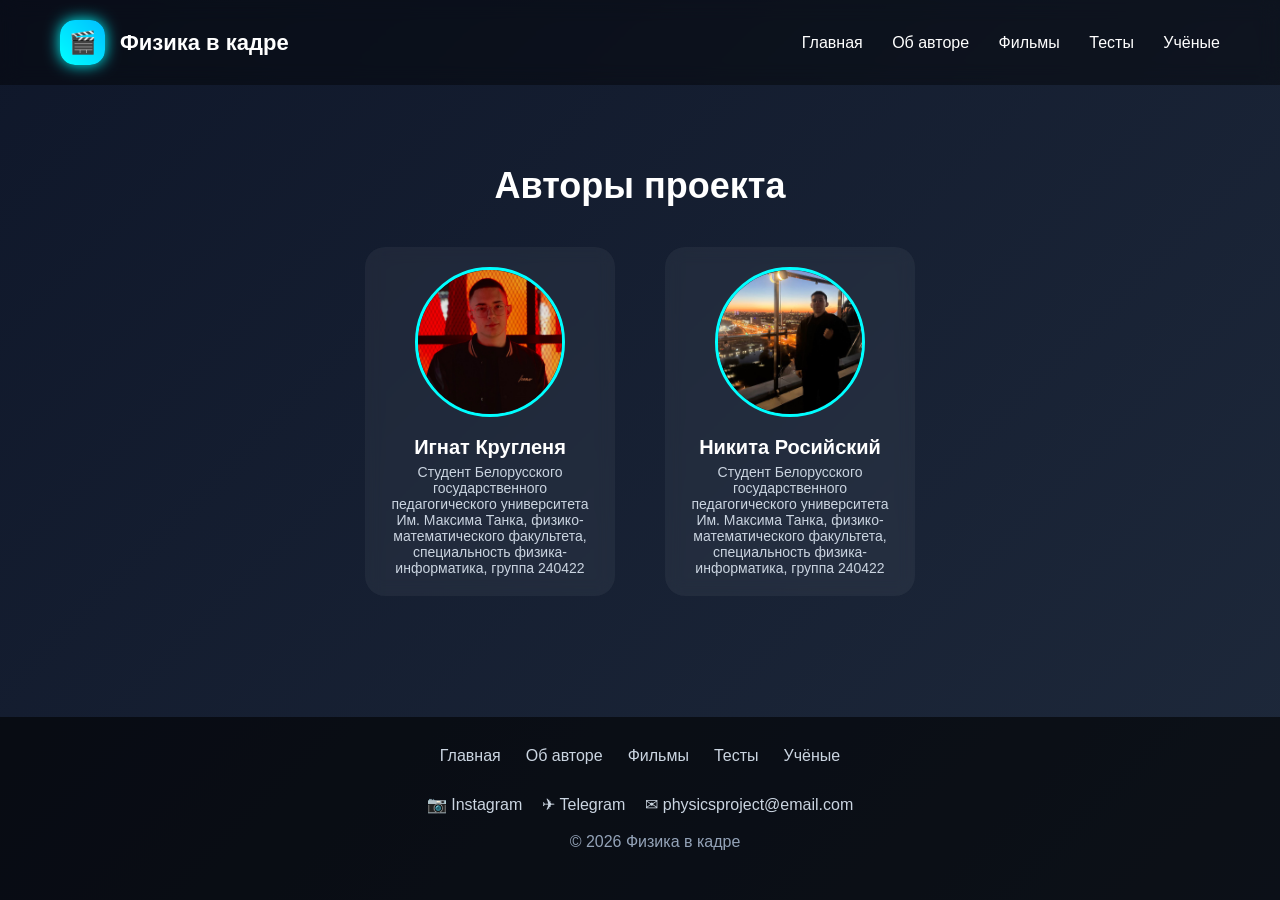
<file: about.html>
<!DOCTYPE html>
<html lang="ru">
<head>
  <meta charset="UTF-8">
  <title>Об авторе</title>
  <link rel="stylesheet" href="styles.css">
  <style>
  .section {
    text-align: center;
    padding: 80px 20px;
  }

  h2 {
    font-size: 36px;
    margin-bottom: 40px;
  }

  .authors-container {
    display: flex;
    flex-wrap: wrap;
    gap: 50px;
    justify-content: center;
    margin-top: 20px;
  }

  .author-card {
    background: rgba(255,255,255,0.05);
    backdrop-filter: blur(8px);
    border-radius: 20px;
    padding: 20px;
    text-align: center;
    width: 250px;
    transition: transform 0.3s, box-shadow 0.3s;
  }

  .author-card:hover {
    transform: translateY(-10px) scale(1.05);
    box-shadow: 0 0 20px cyan;
  }

  .author-photo {
    width: 150px;
    height: 150px;
    border-radius: 50%;
    object-fit: cover;
    margin-bottom: 15px;
    border: 3px solid cyan;
  }

  .author-name {
    font-size: 20px;
    font-weight: 700;
    margin-bottom: 5px;
  }

  .author-bio {
    font-size: 14px;
    color: #cbd5e1;
  }
</style>
</head>
<body>
<header>
  <a href="index.html" class="logo">
    <div class="logo-icon">🎬</div>
    Физика в кадре
  </a>
  <nav>
    <a href="index.html">Главная</a>
    <a href="about.html">Об авторе</a>
    <a href="movies.html">Фильмы</a>
    <a href="tests.html">Тесты</a>
    <a href="scientists.html">Учёные</a>
  </nav>
</header>

<section class="section">
  <h2>Авторы проекта</h2>
  <div class="authors-container">
    
    <!-- Автор 1 -->
    <div class="author-card">
      <img src="Ignat.jpg" alt="Автор 1" class="author-photo">
      <div class="author-name">Игнат Кругленя</div>
      <div class="author-bio">
        Студент Белорусского государственного педагогического университета Им. Максима Танка, физико-математического факультета, специальность физика-информатика, группа 240422
      </div>
    </div>

    <!-- Автор 2 -->
    <div class="author-card">
      <img src="nikita.jpg" alt="Автор 2" class="author-photo">
      <div class="author-name">Никита Росийский</div>
      <div class="author-bio">
        Студент Белорусского государственного педагогического университета Им. Максима Танка, физико-математического факультета, специальность физика-информатика, группа 240422
      </div>
    </div>

  </div>
</section>
<footer>
  <div class="footer-container">

    <div class="footer-nav">
      <a href="index.html">Главная</a>
      <a href="about.html">Об авторе</a>
      <a href="movies.html">Фильмы</a>
      <a href="tests.html">Тесты</a>
      <a href="scientists.html">Учёные</a>
    </div>

    <div class="footer-social">

      <a href="https://www.instagram.com/mp13q/" target="_blank">
        📷 Instagram
      </a>

      <a href="https://t.me" target="_blank">
        ✈ Telegram
      </a>

      <a href="mailto:physicsproject@email.com">
        ✉ physicsproject@email.com
      </a>

    </div>

    <p>© 2026 Физика в кадре</p>

  </div>
</footer>
</body>
</html>
</file>
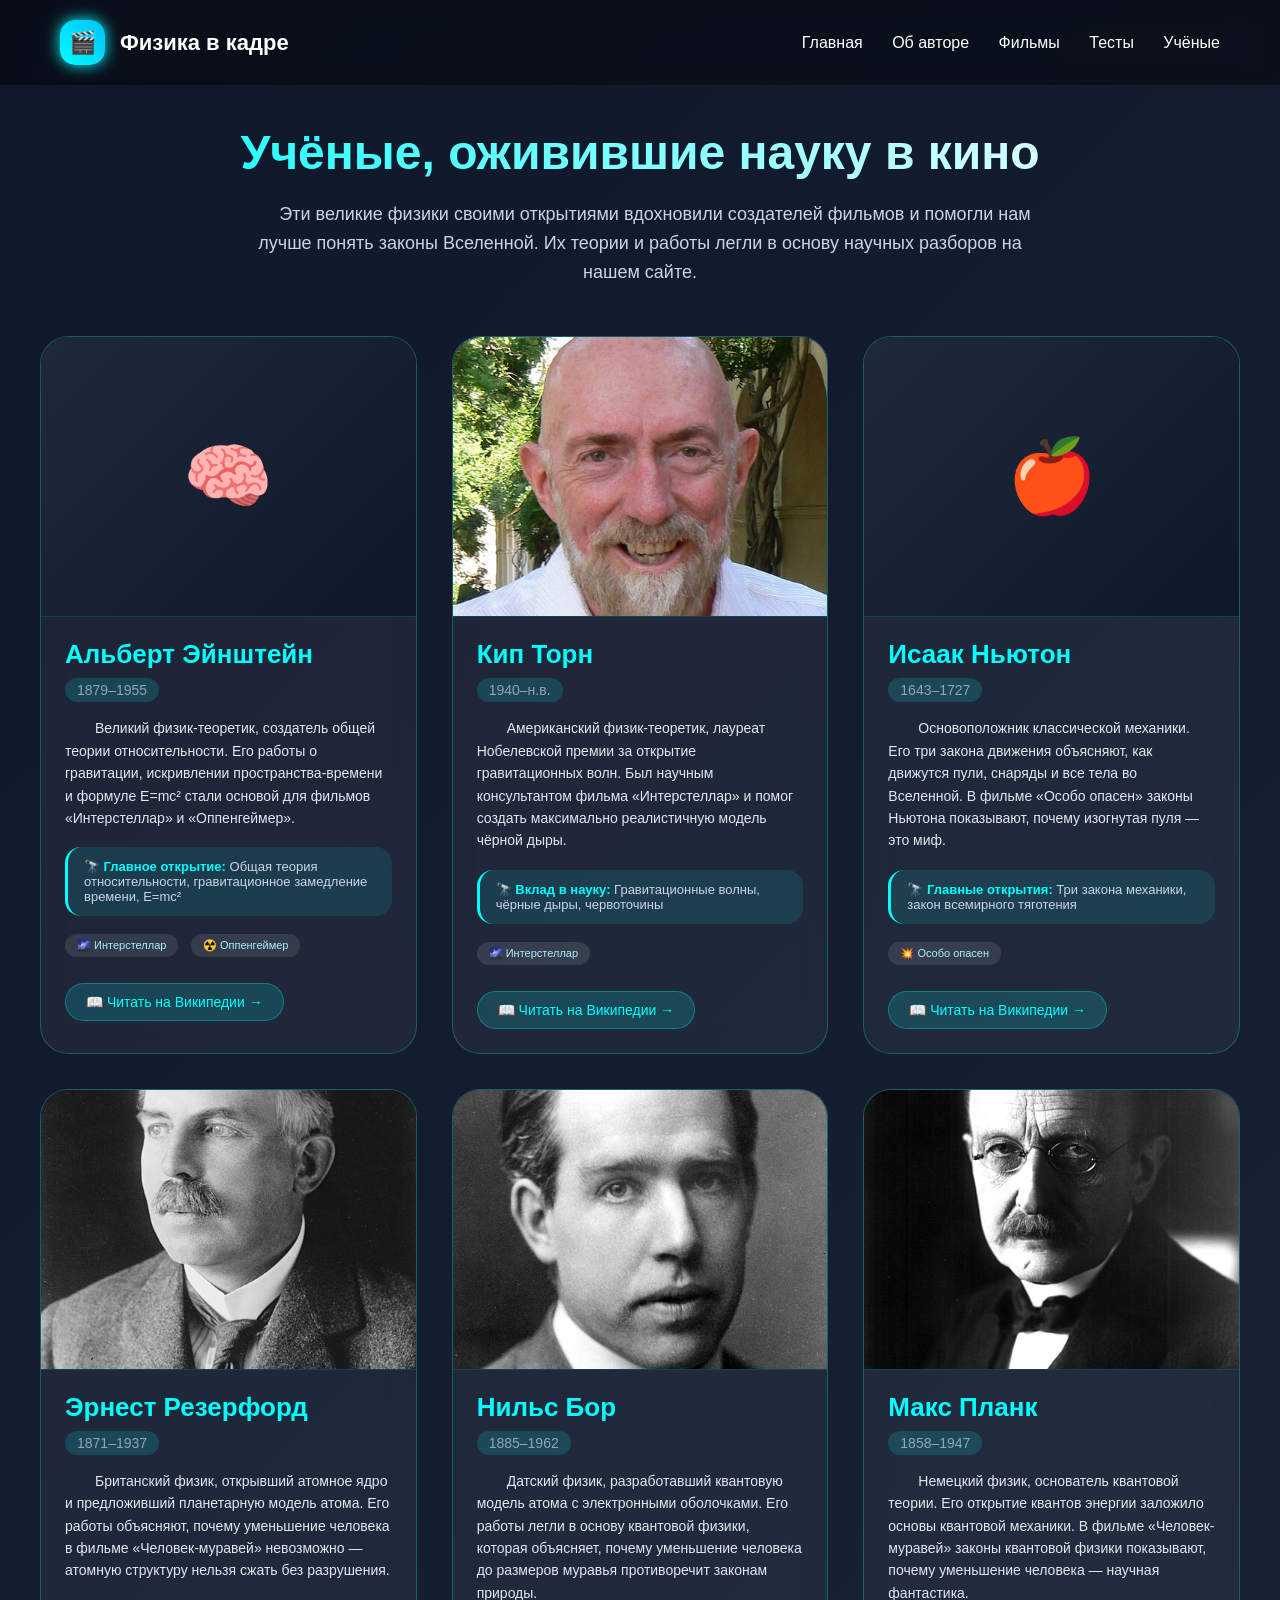
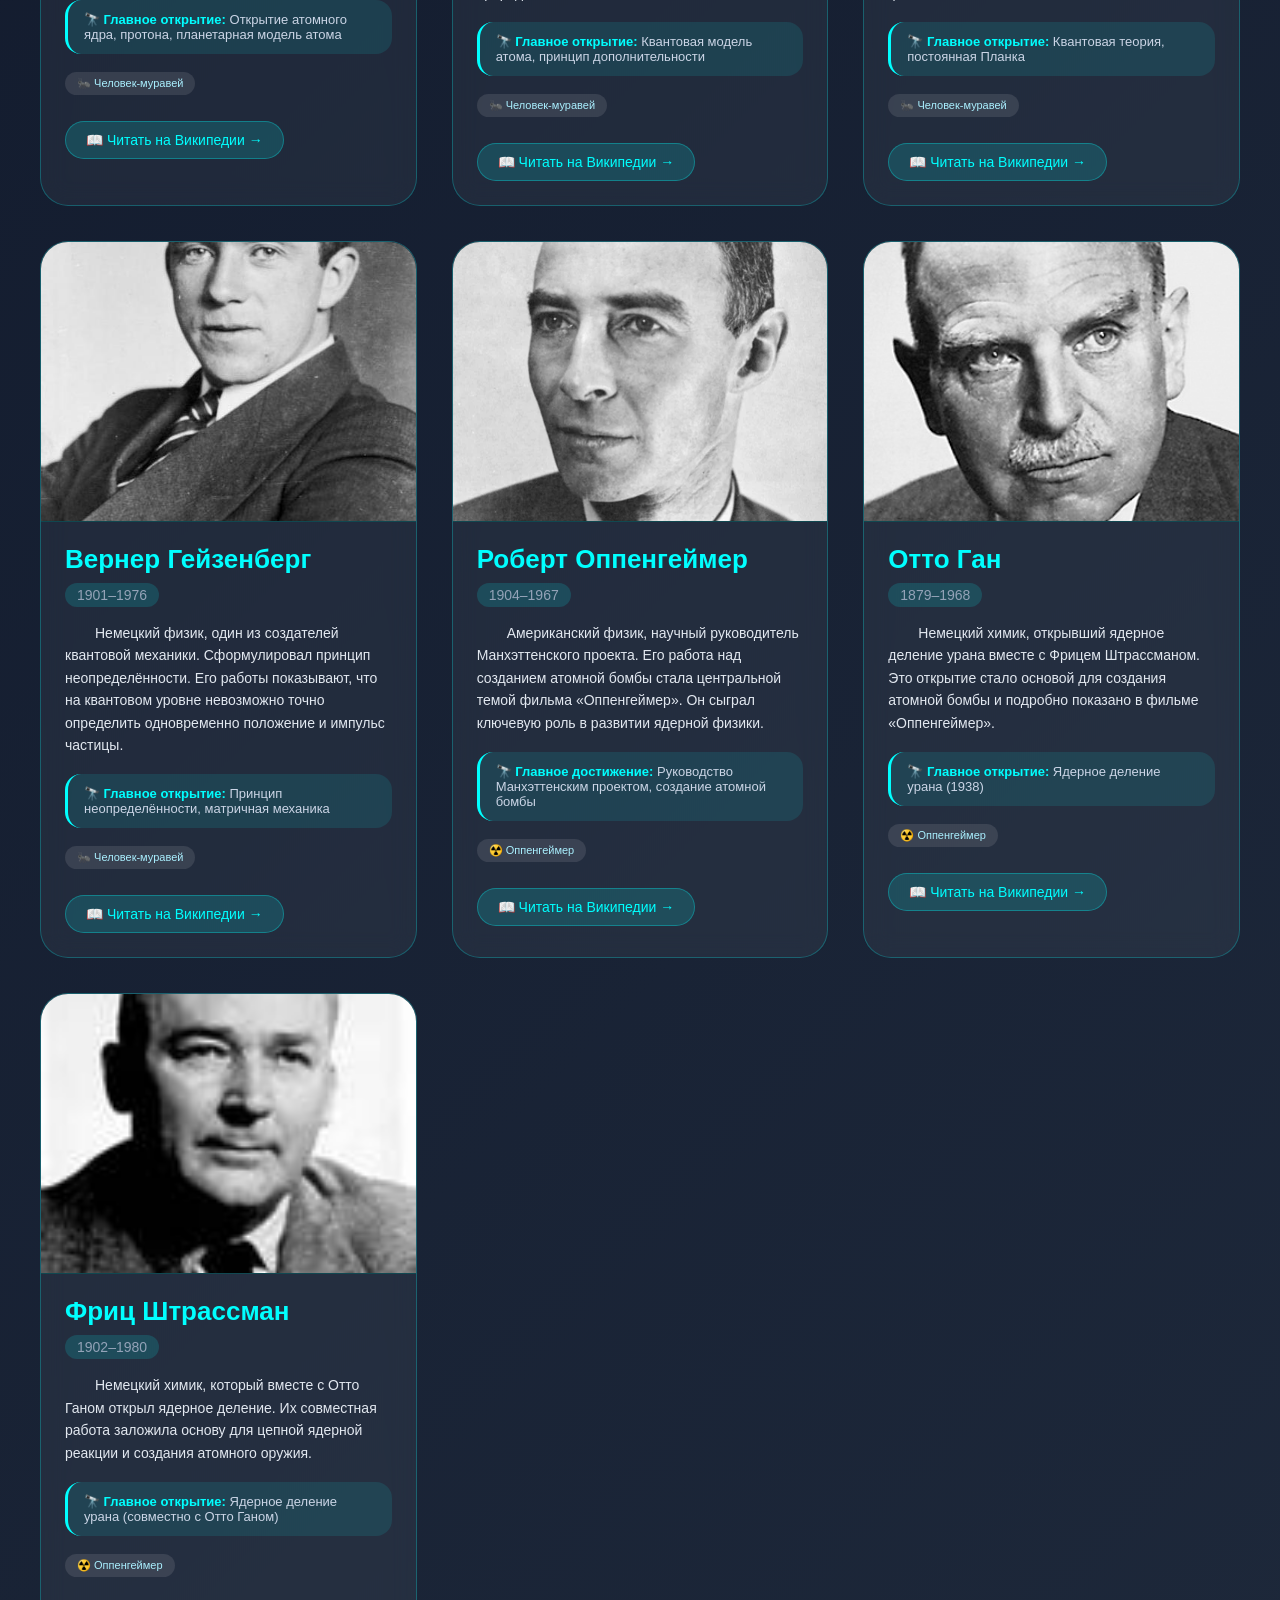
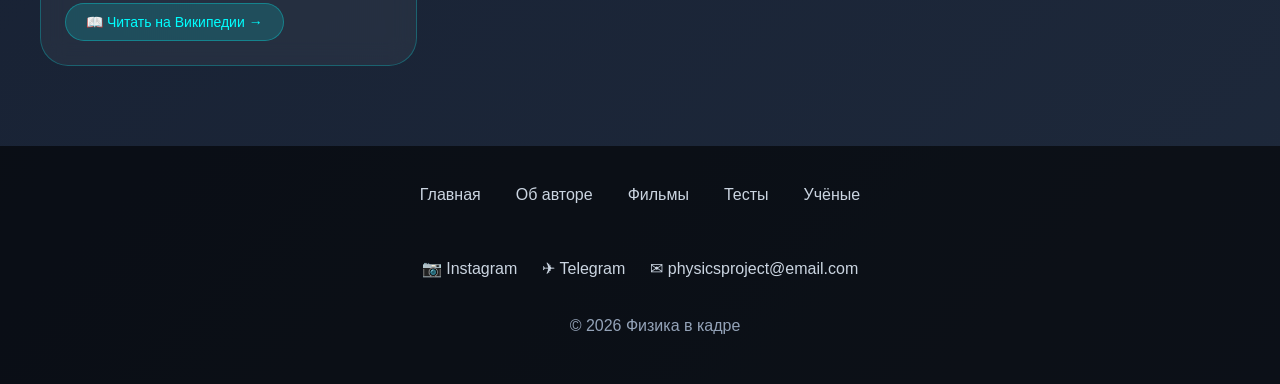
<file: scientists.html>
<!DOCTYPE html>
<html lang="ru">
<head>
  <meta charset="UTF-8">
  <meta name="viewport" content="width=device-width, initial-scale=1.0">
  <title>Учёные — Физика в кадре</title>
  <link rel="stylesheet" href="styles.css">
  <style>
    * {
      margin: 0;
      padding: 0;
      box-sizing: border-box;
    }

    body {
      font-family: 'Montserrat', sans-serif;
      background: linear-gradient(135deg, #0f172a, #1e293b);
      color: #fff;
      min-height: 100vh;
    }

    /* Шапка - единый стиль */
    header {
      display: flex;
      justify-content: space-between;
      align-items: center;
      padding: 20px 60px;
      background: rgba(0, 0, 0, 0.4);
      backdrop-filter: blur(10px);
      border-bottom: none;
    }

    .logo {
      display: flex;
      align-items: center;
      gap: 15px;
      font-size: 22px;
      font-weight: 800;
      text-decoration: none;
      color: #fff;
    }

    .logo-icon {
      width: 45px;
      height: 45px;
      border-radius: 15px;
      background: linear-gradient(45deg, cyan, deepskyblue);
      display: flex;
      align-items: center;
      justify-content: center;
      font-weight: bold;
      color: #0f172a;
      box-shadow: 0 0 15px cyan;
      animation: pulse 2s infinite alternate;
    }

    @keyframes pulse {
      from { box-shadow: 0 0 10px cyan; }
      to { box-shadow: 0 0 25px deepskyblue; }
    }

    nav a {
      margin-left: 25px;
      text-decoration: none;
      color: #fff;
      transition: 0.3s;
      position: relative;
    }

    nav a:hover {
      color: cyan;
    }

    /* Основная секция */
    .section {
      max-width: 1300px;
      margin: 0 auto;
      padding: 40px 40px 60px;
    }

    .section h2 {
      text-align: center;
      font-size: 48px;
      margin-bottom: 20px;
      background: linear-gradient(90deg, cyan, #fff);
      -webkit-background-clip: text;
      -webkit-text-fill-color: transparent;
    }

    .section > p {
      text-align: center;
      max-width: 800px;
      margin: 0 auto 50px auto;
      color: #cbd5e1;
      font-size: 18px;
      line-height: 1.6;
    }

    /* Сетка ученых */
    .scientists-grid {
      display: grid;
      grid-template-columns: repeat(auto-fill, minmax(340px, 1fr));
      gap: 35px;
    }

    /* Карточка ученого - стеклянный стиль как на других страницах */
    .scientist-card {
      background: rgba(255, 255, 255, 0.05);
      backdrop-filter: blur(12px);
      border-radius: 28px;
      border: 1px solid rgba(0, 255, 255, 0.25);
      overflow: hidden;
      transition: all 0.4s ease;
      animation: fadeInUp 0.6s ease forwards;
      opacity: 0;
    }

    .scientist-card:nth-child(1) { animation-delay: 0.1s; }
    .scientist-card:nth-child(2) { animation-delay: 0.2s; }
    .scientist-card:nth-child(3) { animation-delay: 0.3s; }
    .scientist-card:nth-child(4) { animation-delay: 0.4s; }
    .scientist-card:nth-child(5) { animation-delay: 0.5s; }
    .scientist-card:nth-child(6) { animation-delay: 0.6s; }

    .scientist-card:hover {
      transform: translateY(-8px);
      border-color: cyan;
      box-shadow: 0 0 28px rgba(0, 255, 255, 0.25);
    }

    /* Контейнер для изображения */
    .scientist-image {
      width: 100%;
      height: 280px;
      overflow: hidden;
      background: rgba(0, 0, 0, 0.4);
      display: flex;
      align-items: center;
      justify-content: center;
      border-bottom: 1px solid rgba(0, 255, 255, 0.2);
    }

    .scientist-image img {
      width: 100%;
      height: 100%;
      object-fit: cover;
      transition: transform 0.5s ease;
    }

    .scientist-card:hover .scientist-image img {
      transform: scale(1.05);
    }

    /* Заглушка для отсутствующего изображения */
    .image-placeholder {
      width: 100%;
      height: 100%;
      display: flex;
      align-items: center;
      justify-content: center;
      background: linear-gradient(135deg, #1e2a3a, #0f172a);
      font-size: 72px;
    }

    /* Информация об ученом */
    .scientist-info {
      padding: 22px 24px 24px;
    }

    .scientist-info h3 {
      font-size: 26px;
      color: cyan;
      margin-bottom: 8px;
      font-weight: 700;
    }

    .scientist-years {
      font-size: 14px;
      color: #94a3b8;
      margin-bottom: 15px;
      display: inline-block;
      background: rgba(0, 255, 255, 0.15);
      padding: 4px 12px;
      border-radius: 30px;
    }

    .scientist-description {
      color: #e2e8f0;
      line-height: 1.6;
      font-size: 14px;
      margin-bottom: 18px;
    }

    .scientist-achievement {
      background: rgba(0, 255, 255, 0.1);
      padding: 12px 16px;
      border-radius: 16px;
      margin-bottom: 18px;
      border-left: 3px solid cyan;
      font-size: 13px;
      color: #cbd5e6;
    }

    .scientist-achievement strong {
      color: cyan;
    }

    /* Связь с фильмами */
    .movie-tags {
      margin-bottom: 20px;
    }

    .movie-tag {
      display: inline-block;
      background: rgba(255, 255, 255, 0.1);
      padding: 5px 12px;
      border-radius: 20px;
      font-size: 11px;
      margin-right: 8px;
      margin-bottom: 6px;
      color: #aaf0ff;
    }

    /* Кнопка ссылки на Википедию */
    .wiki-link {
      display: inline-flex;
      align-items: center;
      gap: 8px;
      background: rgba(0, 255, 255, 0.15);
      padding: 10px 20px;
      border-radius: 40px;
      text-decoration: none;
      color: cyan;
      font-weight: 500;
      font-size: 14px;
      transition: all 0.3s;
      border: 1px solid rgba(0, 255, 255, 0.3);
    }

    .wiki-link:hover {
      background: rgba(0, 255, 255, 0.3);
      transform: translateX(5px);
      box-shadow: 0 0 12px cyan;
    }

    @keyframes fadeInUp {
      from {
        opacity: 0;
        transform: translateY(30px);
      }
      to {
        opacity: 1;
        transform: translateY(0);
      }
    }

    /* Футер - единый стиль */
    footer {
      background: rgba(0, 0, 0, 0.6);
      padding: 40px 30px 30px;
      text-align: center;
      color: #94a3b8;
      margin-top: 20px;
    }

    .footer-container {
      max-width: 1200px;
      margin: 0 auto;
    }

    .footer-nav {
      display: flex;
      justify-content: center;
      gap: 35px;
      flex-wrap: wrap;
      margin-bottom: 25px;
    }

    .footer-nav a {
      color: #cbd5e1;
      text-decoration: none;
      transition: 0.3s;
    }

    .footer-nav a:hover {
      color: cyan;
    }

    .footer-social {
      display: flex;
      gap: 25px;
      justify-content: center;
      flex-wrap: wrap;
      margin-bottom: 20px;
    }

    .footer-social a {
      text-decoration: none;
      color: #cbd5e1;
      transition: 0.3s;
    }

    .footer-social a:hover {
      color: cyan;
    }

    /* Адаптив */
    @media (max-width: 768px) {
      header {
        padding: 15px 25px;
        flex-direction: column;
        gap: 15px;
      }
      nav a {
        margin: 0 12px;
      }
      .section {
        padding: 30px 20px;
      }
      .section h2 {
        font-size: 36px;
      }
      .scientists-grid {
        grid-template-columns: 1fr;
      }
      .scientist-info h3 {
        font-size: 22px;
      }
    }
  </style>
</head>
<body>

<header>
  <a href="index.html" class="logo">
    <div class="logo-icon">🎬</div>
    Физика в кадре
  </a>
  <nav>
    <a href="index.html">Главная</a>
    <a href="about.html">Об авторе</a>
    <a href="movies.html">Фильмы</a>
    <a href="tests.html">Тесты</a>
    <a href="scientists.html">Учёные</a>
  </nav>
</header>

<section class="section">
  <h2>Учёные, оживившие науку в кино</h2>
  <p>
    Эти великие физики своими открытиями вдохновили создателей фильмов и помогли нам
    лучше понять законы Вселенной. Их теории и работы легли в основу научных разборов
    на нашем сайте.
  </p>

  <div class="scientists-grid">
    
    <!-- 1. Альберт Эйнштейн (Интерстеллар, Оппенгеймер) -->
    <div class="scientist-card">
      <div class="scientist-image">
        <img src="https://upload.wikimedia.org/wikipedia/commons/3/3e/Einstein_1921_by_F_Schmutzer_-_restoration.jpg" 
             alt="Альберт Эйнштейн"
             onerror="this.parentElement.innerHTML='<div class=\'image-placeholder\'>🧠</div>'">
      </div>
      <div class="scientist-info">
        <h3>Альберт Эйнштейн</h3>
        <span class="scientist-years">1879–1955</span>
        <p class="scientist-description">
          Великий физик-теоретик, создатель общей теории относительности. Его работы о гравитации, искривлении пространства-времени и формуле E=mc² стали основой для фильмов «Интерстеллар» и «Оппенгеймер».
        </p>
        <div class="scientist-achievement">
          <strong>🔭 Главное открытие:</strong> Общая теория относительности, гравитационное замедление времени, E=mc²
        </div>
        <div class="movie-tags">
          <span class="movie-tag">🌌 Интерстеллар</span>
          <span class="movie-tag">☢️ Оппенгеймер</span>
        </div>
        <a href="https://ru.wikipedia.org/wiki/Эйнштейн,_Альберт" target="_blank" class="wiki-link">
          📖 Читать на Википедии →
        </a>
      </div>
    </div>

    <!-- 2. Кип Торн (Интерстеллар) -->
    <div class="scientist-card">
      <div class="scientist-image">
        <img src="kip.jpg" 
             alt="Кип Торн"
             onerror="this.parentElement.innerHTML='<div class=\'image-placeholder\'>🌌</div>'">
      </div>
      <div class="scientist-info">
        <h3>Кип Торн</h3>
        <span class="scientist-years">1940–н.в.</span>
        <p class="scientist-description">
          Американский физик-теоретик, лауреат Нобелевской премии за открытие гравитационных волн. Был научным консультантом фильма «Интерстеллар» и помог создать максимально реалистичную модель чёрной дыры.
        </p>
        <div class="scientist-achievement">
          <strong>🔭 Вклад в науку:</strong> Гравитационные волны, чёрные дыры, червоточины
        </div>
        <div class="movie-tags">
          <span class="movie-tag">🌌 Интерстеллар</span>
        </div>
        <a href="https://ru.wikipedia.org/wiki/Торн,_Кип" target="_blank" class="wiki-link">
          📖 Читать на Википедии →
        </a>
      </div>
    </div>

    <!-- 3. Исаак Ньютон (Особо опасен) -->
    <div class="scientist-card">
      <div class="scientist-image">
        <img src="https://upload.wikimedia.org/wikipedia/commons/3/39/GodfreyKneller-IsaacNewton-1689.jpg" 
             alt="Исаак Ньютон"
             onerror="this.parentElement.innerHTML='<div class=\'image-placeholder\'>🍎</div>'">
      </div>
      <div class="scientist-info">
        <h3>Исаак Ньютон</h3>
        <span class="scientist-years">1643–1727</span>
        <p class="scientist-description">
          Основоположник классической механики. Его три закона движения объясняют, как движутся пули, снаряды и все тела во Вселенной. В фильме «Особо опасен» законы Ньютона показывают, почему изогнутая пуля — это миф.
        </p>
        <div class="scientist-achievement">
          <strong>🔭 Главные открытия:</strong> Три закона механики, закон всемирного тяготения
        </div>
        <div class="movie-tags">
          <span class="movie-tag">💥 Особо опасен</span>
        </div>
        <a href="https://ru.wikipedia.org/wiki/Ньютон,_Исаак" target="_blank" class="wiki-link">
          📖 Читать на Википедии →
        </a>
      </div>
    </div>

    <!-- 4. Эрнест Резерфорд (Человек-муравей) -->
    <div class="scientist-card">
      <div class="scientist-image">
        <img src="ern.jpg" 
             alt="Эрнест Резерфорд"
             onerror="this.parentElement.innerHTML='<div class=\'image-placeholder\'>⚛️</div>'">
      </div>
      <div class="scientist-info">
        <h3>Эрнест Резерфорд</h3>
        <span class="scientist-years">1871–1937</span>
        <p class="scientist-description">
          Британский физик, открывший атомное ядро и предложивший планетарную модель атома. Его работы объясняют, почему уменьшение человека в фильме «Человек-муравей» невозможно — атомную структуру нельзя сжать без разрушения.
        </p>
        <div class="scientist-achievement">
          <strong>🔭 Главное открытие:</strong> Открытие атомного ядра, протона, планетарная модель атома
        </div>
        <div class="movie-tags">
          <span class="movie-tag">🐜 Человек-муравей</span>
        </div>
        <a href="https://ru.wikipedia.org/wiki/Резерфорд,_Эрнест" target="_blank" class="wiki-link">
          📖 Читать на Википедии →
        </a>
      </div>
    </div>

    <!-- 5. Нильс Бор (Человек-муравей) -->
    <div class="scientist-card">
      <div class="scientist-image">
        <img src="nil.jpg" 
             alt="Нильс Бор"
             onerror="this.parentElement.innerHTML='<div class=\'image-placeholder\'>🔬</div>'">
      </div>
      <div class="scientist-info">
        <h3>Нильс Бор</h3>
        <span class="scientist-years">1885–1962</span>
        <p class="scientist-description">
          Датский физик, разработавший квантовую модель атома с электронными оболочками. Его работы легли в основу квантовой физики, которая объясняет, почему уменьшение человека до размеров муравья противоречит законам природы.
        </p>
        <div class="scientist-achievement">
          <strong>🔭 Главное открытие:</strong> Квантовая модель атома, принцип дополнительности
        </div>
        <div class="movie-tags">
          <span class="movie-tag">🐜 Человек-муравей</span>
        </div>
        <a href="https://ru.wikipedia.org/wiki/Бор,_Нильс" target="_blank" class="wiki-link">
          📖 Читать на Википедии →
        </a>
      </div>
    </div>

    <!-- 6. Макс Планк (Человек-муравей) -->
    <div class="scientist-card">
      <div class="scientist-image">
        <img src="Max.jpg" 
             alt="Макс Планк"
             onerror="this.parentElement.innerHTML='<div class=\'image-placeholder\'>⚡</div>'">
      </div>
      <div class="scientist-info">
        <h3>Макс Планк</h3>
        <span class="scientist-years">1858–1947</span>
        <p class="scientist-description">
          Немецкий физик, основатель квантовой теории. Его открытие квантов энергии заложило основы квантовой механики. В фильме «Человек-муравей» законы квантовой физики показывают, почему уменьшение человека — научная фантастика.
        </p>
        <div class="scientist-achievement">
          <strong>🔭 Главное открытие:</strong> Квантовая теория, постоянная Планка
        </div>
        <div class="movie-tags">
          <span class="movie-tag">🐜 Человек-муравей</span>
        </div>
        <a href="https://ru.wikipedia.org/wiki/Планк,_Макс" target="_blank" class="wiki-link">
          📖 Читать на Википедии →
        </a>
      </div>
    </div>

    <!-- 7. Вернер Гейзенберг (Человек-муравей) -->
    <div class="scientist-card">
      <div class="scientist-image">
        <img src="vern.jpg" 
             alt="Вернер Гейзенберг"
             onerror="this.parentElement.innerHTML='<div class=\'image-placeholder\'>🔮</div>'">
      </div>
      <div class="scientist-info">
        <h3>Вернер Гейзенберг</h3>
        <span class="scientist-years">1901–1976</span>
        <p class="scientist-description">
          Немецкий физик, один из создателей квантовой механики. Сформулировал принцип неопределённости. Его работы показывают, что на квантовом уровне невозможно точно определить одновременно положение и импульс частицы.
        </p>
        <div class="scientist-achievement">
          <strong>🔭 Главное открытие:</strong> Принцип неопределённости, матричная механика
        </div>
        <div class="movie-tags">
          <span class="movie-tag">🐜 Человек-муравей</span>
        </div>
        <a href="https://ru.wikipedia.org/wiki/Гейзенберг,_Вернер" target="_blank" class="wiki-link">
          📖 Читать на Википедии →
        </a>
      </div>
    </div>

    <!-- 8. Роберт Оппенгеймер (Оппенгеймер) -->
    <div class="scientist-card">
      <div class="scientist-image">
        <img src="open.jpg" 
             alt="Роберт Оппенгеймер"
             onerror="this.parentElement.innerHTML='<div class=\'image-placeholder\'>☢️</div>'">
      </div>
      <div class="scientist-info">
        <h3>Роберт Оппенгеймер</h3>
        <span class="scientist-years">1904–1967</span>
        <p class="scientist-description">
          Американский физик, научный руководитель Манхэттенского проекта. Его работа над созданием атомной бомбы стала центральной темой фильма «Оппенгеймер». Он сыграл ключевую роль в развитии ядерной физики.
        </p>
        <div class="scientist-achievement">
          <strong>🔭 Главное достижение:</strong> Руководство Манхэттенским проектом, создание атомной бомбы
        </div>
        <div class="movie-tags">
          <span class="movie-tag">☢️ Оппенгеймер</span>
        </div>
        <a href="https://ru.wikipedia.org/wiki/Оппенгеймер,_Роберт" target="_blank" class="wiki-link">
          📖 Читать на Википедии →
        </a>
      </div>
    </div>

    <!-- 9. Отто Ган (Оппенгеймер) -->
    <div class="scientist-card">
      <div class="scientist-image">
        <img src="Otto.jpg" 
             alt="Отто Ган"
             onerror="this.parentElement.innerHTML='<div class=\'image-placeholder\'>⚛️</div>'">
      </div>
      <div class="scientist-info">
        <h3>Отто Ган</h3>
        <span class="scientist-years">1879–1968</span>
        <p class="scientist-description">
          Немецкий химик, открывший ядерное деление урана вместе с Фрицем Штрассманом. Это открытие стало основой для создания атомной бомбы и подробно показано в фильме «Оппенгеймер».
        </p>
        <div class="scientist-achievement">
          <strong>🔭 Главное открытие:</strong> Ядерное деление урана (1938)
        </div>
        <div class="movie-tags">
          <span class="movie-tag">☢️ Оппенгеймер</span>
        </div>
        <a href="https://ru.wikipedia.org/wiki/Ган,_Отто" target="_blank" class="wiki-link">
          📖 Читать на Википедии →
        </a>
      </div>
    </div>

    <!-- 10. Фриц Штрассман (Оппенгеймер) -->
    <div class="scientist-card">
      <div class="scientist-image">
        <img src="Fritz_Strassmann.jpg" 
             alt="Фриц Штрассман"
             onerror="this.parentElement.innerHTML='<div class=\'image-placeholder\'>🔬</div>'">
      </div>
      <div class="scientist-info">
        <h3>Фриц Штрассман</h3>
        <span class="scientist-years">1902–1980</span>
        <p class="scientist-description">
          Немецкий химик, который вместе с Отто Ганом открыл ядерное деление. Их совместная работа заложила основу для цепной ядерной реакции и создания атомного оружия.
        </p>
        <div class="scientist-achievement">
          <strong>🔭 Главное открытие:</strong> Ядерное деление урана (совместно с Отто Ганом)
        </div>
        <div class="movie-tags">
          <span class="movie-tag">☢️ Оппенгеймер</span>
        </div>
        <a href="https://ru.wikipedia.org/wiki/Штрассман,_Фриц" target="_blank" class="wiki-link">
          📖 Читать на Википедии →
        </a>
      </div>
    </div>

  </div>
</section>

<footer>
  <div class="footer-container">
    <div class="footer-nav">
      <a href="index.html">Главная</a>
      <a href="about.html">Об авторе</a>
      <a href="movies.html">Фильмы</a>
      <a href="tests.html">Тесты</a>
      <a href="scientists.html">Учёные</a>
    </div>
    <div class="footer-social">
      <a href="https://www.instagram.com/mp13q/" target="_blank">📷 Instagram</a>
      <a href="https://t.me" target="_blank">✈ Telegram</a>
      <a href="mailto:physicsproject@email.com">✉ physicsproject@email.com</a>
    </div>
    <p>© 2026 Физика в кадре</p>
  </div>
</footer>

</body>
</html>
</file>
<file: styles.css>
*{margin:0;padding:0;box-sizing:border-box;font-family:'Montserrat',sans-serif}
body{background:linear-gradient(135deg,#0f172a,#1e293b);color:#fff;min-height:100vh;display:flex;flex-direction:column}
header{display:flex;justify-content:space-between;align-items:center;padding:20px 60px;background:rgba(0,0,0,.4);backdrop-filter:blur(10px)}
.logo{display:flex;align-items:center;gap:15px;font-size:22px;font-weight:800}
.logo-icon{width:45px;height:45px;border-radius:15px;background:linear-gradient(45deg,cyan,deepskyblue);display:flex;align-items:center;justify-content:center;font-weight:bold;color:#0f172a;box-shadow:0 0 15px cyan;animation:pulse 2s infinite alternate}
@keyframes pulse{from{box-shadow:0 0 10px cyan}to{box-shadow:0 0 25px deepskyblue}}
nav a{margin-left:25px;text-decoration:none;color:#fff;position:relative;transition:.3s}
nav a:hover{color:cyan}
.section{padding:80px 60px;flex:1}
.hero{text-align:center;padding:120px 20px;animation:fadeIn 1.5s ease}
.hero h1{font-size:48px;margin-bottom:20px;background:linear-gradient(90deg,cyan,#fff);-webkit-background-clip:text;-webkit-text-fill-color:transparent}
.btn{padding:15px 35px;border:none;border-radius:30px;background:linear-gradient(45deg,cyan,deepskyblue);color:#0f172a;font-weight:bold;cursor:pointer;transition:.3s;box-shadow:0 0 15px cyan}
.btn:hover{transform:translateY(-5px);box-shadow:0 0 25px deepskyblue}
.movies{display:grid;grid-template-columns:repeat(auto-fit,minmax(250px,1fr));gap:30px;margin-top:40px}
.card{background:rgba(255,255,255,.05);padding:25px;border-radius:20px;backdrop-filter:blur(8px);transition:.4s;border:1px solid rgba(255,255,255,.1)}
.card:hover{transform:translateY(-10px) scale(1.03);box-shadow:0 0 20px cyan}
footer{margin-top:auto;background:rgba(0,0,0,.6);padding:30px;text-align:center;color:#94a3b8}
@keyframes fadeIn{from{opacity:0;transform:translateY(20px)}to{opacity:1;transform:translateY(0)}}
header {
  border-bottom: none;
  box-shadow: none;
}
header a {
  text-decoration: none; 
  border-bottom: none;   
  color: #fff;
}
header a:hover {
  color: cyan;
}
/* Контейнер карточек */
.features-container {
  display: grid;
  grid-template-columns: repeat(auto-fit, minmax(250px, 1fr));
  gap: 30px;
  padding: 40px 60px;
  max-width: 1200px;
  margin: 0 auto;
}

/* Карточки */
.feature-card {
  background: rgba(255,255,255,0.05);
  padding: 25px;
  border-radius: 20px;
  backdrop-filter: blur(8px);
  transition: transform 0.4s, box-shadow 0.4s;
  text-align: center;
}

/* Эффект при наведении */
.feature-card:hover {
  transform: translateY(-10px) scale(1.03);
  box-shadow: 0 0 20px cyan;
}

/* Заголовок и текст */
.feature-card h3 {
  margin-bottom: 15px;
  font-size: 22px;
  color: cyan;
}

.feature-card p {
  color: #cbd5e1;
  font-size: 16px;
  line-height: 1.5;
}
footer {
  background: rgba(0,0,0,0.6);
  padding: 30px 20px;
  text-align: center;
  color: #94a3b8;
}

.footer-container {
  display: flex;
  flex-direction: column;
  align-items: center;
  gap: 15px;
}

.footer-nav {
  display: flex;
  gap: 25px;
  flex-wrap: wrap;
}

.footer-nav a {
  color: #cbd5e1;
  text-decoration: none;
  transition: 0.3s;
}

.footer-nav a:hover {
  color: cyan;
}
.movie-analysis{
max-width:900px;
margin:40px auto;
line-height:1.7;
font-size:17px;
}

.movie-analysis h2{
font-size:32px;
margin-bottom:20px;
text-align:center;
}

.movie-analysis h3{
margin-top:30px;
color:cyan;
}

.movie-analysis ul{
margin-left:25px;
margin-top:10px;
}
p{
  text-indent: 30px;
  margin-bottom: 15px;
  line-height: 1.6;
}
.footer-social{
  margin-top:15px;
  display:flex;
  gap:20px;
  justify-content:center;
  flex-wrap:wrap;
}

.footer-social a{
  text-decoration:none;
  color:#cbd5e1;
  font-size:16px;
  transition:0.3s;
}

.footer-social a:hover{
  color:cyan;
}

.tests{
  display: flex;
  flex-wrap: wrap;
  justify-content: center;
  gap: 30px;
}

.tests iframe{
  width: 45%; /* важно: фиксируем ширину */
  min-width: 400px; /* чтобы не ломалось */
}
</file>
